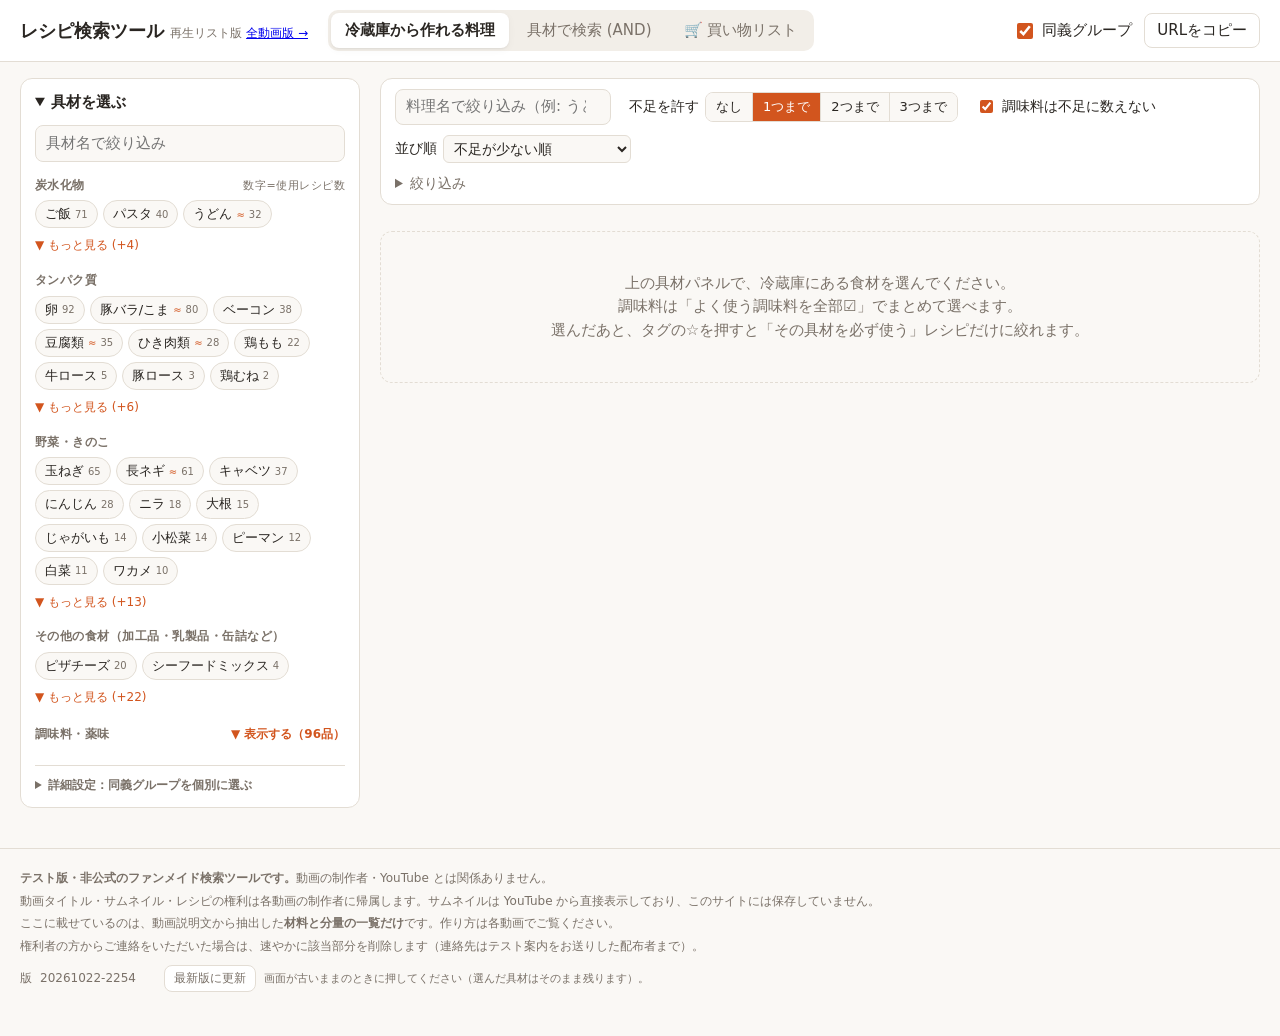
<file: index.html>
<!doctype html>
<html lang="ja">
<head>
<meta charset="utf-8">
<meta name="viewport" content="width=device-width, initial-scale=1">
<meta name="robots" content="noindex, nofollow">
<title>レシピ検索ツール</title>
<link rel="icon" href="data:image/svg+xml,<svg xmlns='http://www.w3.org/2000/svg' viewBox='0 0 100 100'><text y='.9em' font-size='90'>🍳</text></svg>">
<link rel="stylesheet" href="style.css?v=20261022-2254">
</head>
<body>
<header class="topbar">
  <h1>レシピ検索ツール <span class="sub">再生リスト版 <a href="all/">全動画版 →</a></span></h1>
  <nav class="tabs" role="tablist">
    <button role="tab" data-mode="make">冷蔵庫<span class="tl">から作れる料理</span></button>
    <button role="tab" data-mode="search">具材で検索<span class="tl"> (AND)</span></button>
    <button role="tab" data-mode="list">🛒 買い物<span class="tl">リスト</span><span id="list-count"></span></button>
  </nav>
  <div class="topbar-actions">
    <label class="switch" title="ONにすると「胡椒はどれでも可」のように同義グループ内の具材を同一視します">
      <input type="checkbox" id="syn"> <span>同義グループ</span>
    </label>
    <button id="share" class="ghost">URLをコピー</button>
  </div>
</header>

<main class="layout">
  <aside class="panel" id="panel">
    <details open id="panel-details">
      <summary>具材を選ぶ <span id="sel-count" class="count"></span></summary>
      <div class="panel-tools">
        <input type="search" id="ing-filter" placeholder="具材名で絞り込み">
      </div>
      <div id="categories"></div>
      <div id="adv"></div>
    </details>
  </aside>

  <section class="results">
    <div class="controls" id="controls"></div>
    <div class="selected" id="selected"></div>
    <div class="summary" id="summary"></div>
    <nav class="courses" id="courses" aria-label="料理の区分（結果の上で左右にスワイプしても切り替わります）"></nav>
    <div class="cards" id="cards"></div>
  </section>
</main>

<footer class="notice">
  <p><strong>テスト版・非公式のファンメイド検索ツールです。</strong>動画の制作者・YouTube とは関係ありません。</p>
  <p>動画タイトル・サムネイル・レシピの権利は各動画の制作者に帰属します。サムネイルは YouTube から直接表示しており、このサイトには保存していません。</p>
  <p>ここに載せているのは、動画説明文から抽出した<strong>材料と分量の一覧だけ</strong>です。作り方は各動画でご覧ください。</p>
  <p>権利者の方からご連絡をいただいた場合は、速やかに該当部分を削除します（連絡先はテスト案内をお送りした配布者まで）。</p>
  <p class="ver">版 <span id="build"></span>　<button id="refresh" class="ghost small">最新版に更新</button>
    <span class="ver-note">画面が古いままのときに押してください（選んだ具材はそのまま残ります）。</span></p>
</footer>

<div id="toast" class="toast" hidden></div>
<button id="to-top" class="to-top" hidden aria-label="いちばん上へ戻る">↑</button>
<script src="app.js?v=20261022-2254"></script>
</body>
</html>
</file>
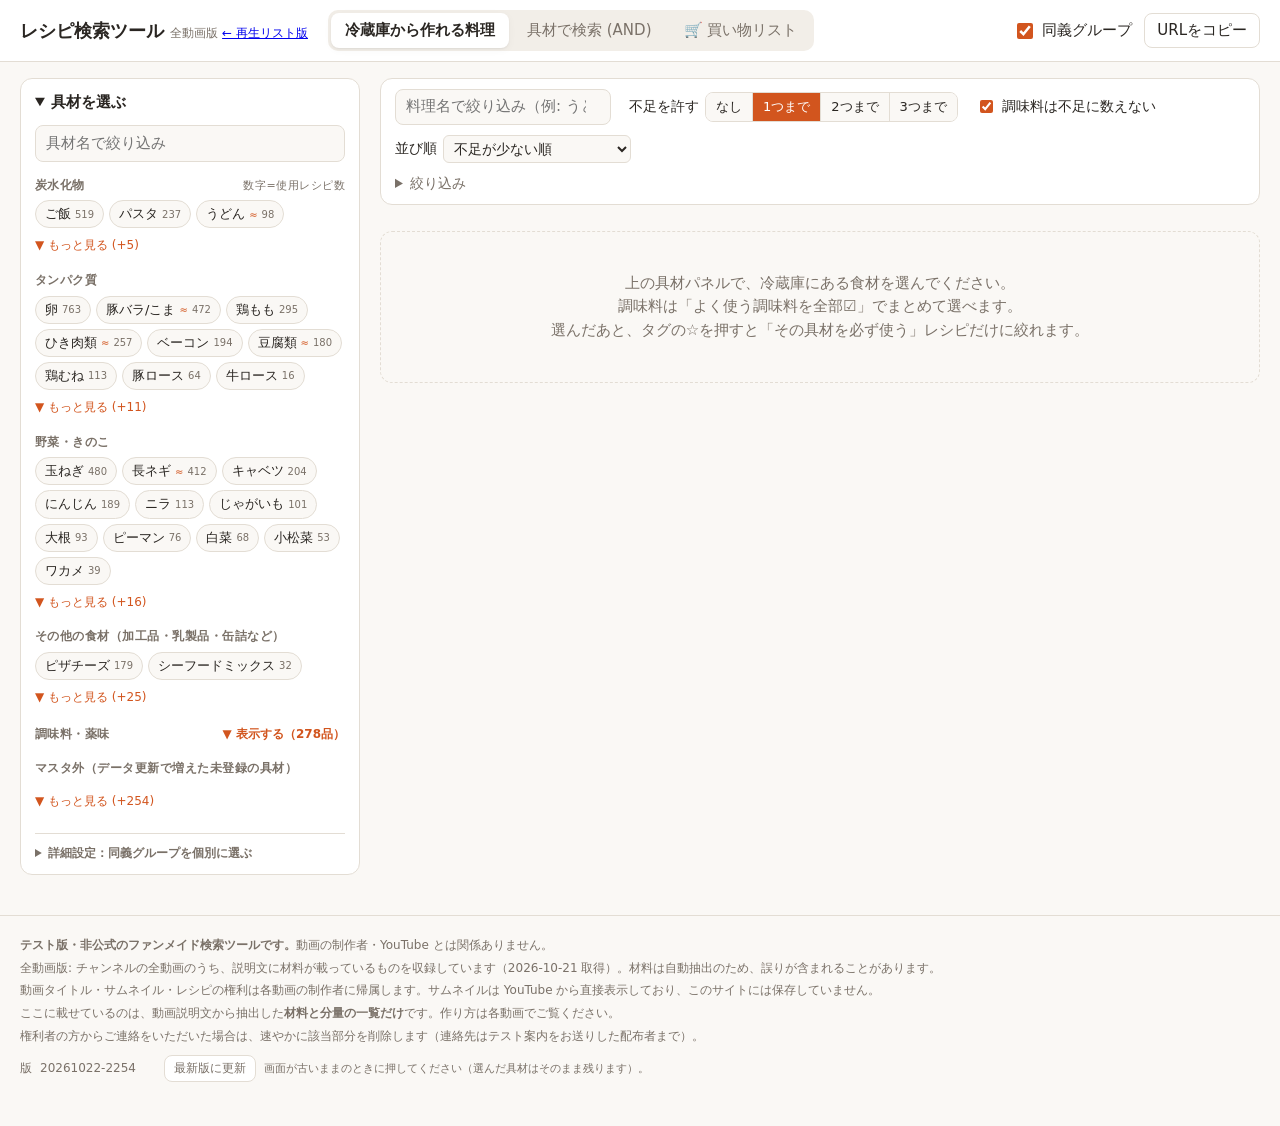
<file: all/index.html>
<!doctype html>
<html lang="ja">
<head>
<meta charset="utf-8">
<meta name="viewport" content="width=device-width, initial-scale=1">
<meta name="robots" content="noindex, nofollow">
<title>レシピ検索ツール 全動画版</title>
<link rel="icon" href="data:image/svg+xml,<svg xmlns='http://www.w3.org/2000/svg' viewBox='0 0 100 100'><text y='.9em' font-size='90'>🍳</text></svg>">
<link rel="stylesheet" href="../style.css?v=20261022-2254">
</head>
<body>
<header class="topbar">
  <h1>レシピ検索ツール <span class="sub">全動画版 <a href="../">← 再生リスト版</a></span></h1>
  <nav class="tabs" role="tablist">
    <button role="tab" data-mode="make">冷蔵庫<span class="tl">から作れる料理</span></button>
    <button role="tab" data-mode="search">具材で検索<span class="tl"> (AND)</span></button>
    <button role="tab" data-mode="list">🛒 買い物<span class="tl">リスト</span><span id="list-count"></span></button>
  </nav>
  <div class="topbar-actions">
    <label class="switch" title="ONにすると「胡椒はどれでも可」のように同義グループ内の具材を同一視します">
      <input type="checkbox" id="syn"> <span>同義グループ</span>
    </label>
    <button id="share" class="ghost">URLをコピー</button>
  </div>
</header>

<main class="layout">
  <aside class="panel" id="panel">
    <details open id="panel-details">
      <summary>具材を選ぶ <span id="sel-count" class="count"></span></summary>
      <div class="panel-tools">
        <input type="search" id="ing-filter" placeholder="具材名で絞り込み">
      </div>
      <div id="categories"></div>
      <div id="adv"></div>
    </details>
  </aside>

  <section class="results">
    <div class="controls" id="controls"></div>
    <div class="selected" id="selected"></div>
    <div class="summary" id="summary"></div>
    <nav class="courses" id="courses" aria-label="料理の区分（結果の上で左右にスワイプしても切り替わります）"></nav>
    <div class="cards" id="cards"></div>
  </section>
</main>

<footer class="notice">
  <p><strong>テスト版・非公式のファンメイド検索ツールです。</strong>動画の制作者・YouTube とは関係ありません。</p>
  <p>全動画版: チャンネルの全動画のうち、説明文に材料が載っているものを収録しています（2026-10-21 取得）。材料は自動抽出のため、誤りが含まれることがあります。</p>
  <p>動画タイトル・サムネイル・レシピの権利は各動画の制作者に帰属します。サムネイルは YouTube から直接表示しており、このサイトには保存していません。</p>
  <p>ここに載せているのは、動画説明文から抽出した<strong>材料と分量の一覧だけ</strong>です。作り方は各動画でご覧ください。</p>
  <p>権利者の方からご連絡をいただいた場合は、速やかに該当部分を削除します（連絡先はテスト案内をお送りした配布者まで）。</p>
  <p class="ver">版 <span id="build"></span>　<button id="refresh" class="ghost small">最新版に更新</button>
    <span class="ver-note">画面が古いままのときに押してください（選んだ具材はそのまま残ります）。</span></p>
</footer>

<div id="toast" class="toast" hidden></div>
<button id="to-top" class="to-top" hidden aria-label="いちばん上へ戻る">↑</button>
<script>
  // 全動画版の設定（app.js の SITE を上書き）
  window.SITE = { data: '../data-all/', key: '-all', hideEmpty: true, shorts: true, pageSize: 60 };
</script>
<script src="../app.js?v=20261022-2254"></script>
</body>
</html>
</file>
<file: style.css>
:root {
  --bg: #faf8f5;
  --surface: #ffffff;
  --surface-2: #f2eee8;
  --text: #2a2622;
  --muted: #7a7168;
  --border: #e3ddd4;
  --accent: #d2551e;
  --accent-soft: #fbe7dc;
  --ok: #2f7d4f;
  --ok-soft: #e1f2e7;
  --warn: #b0431b;
  --warn-soft: #fbe3da;
  --neutral-soft: #ece8e2;
  --shadow: 0 1px 2px rgb(0 0 0 / .06), 0 2px 8px rgb(0 0 0 / .04);
  color-scheme: light;
}
@media (prefers-color-scheme: dark) {
  :root {
    --bg: #1a1816;
    --surface: #24211e;
    --surface-2: #2e2a26;
    --text: #ece6de;
    --muted: #a39a90;
    --border: #3b3632;
    --accent: #f07a45;
    --accent-soft: #4a2c1e;
    --ok: #6fcf94;
    --ok-soft: #1f3a2a;
    --warn: #f59a78;
    --warn-soft: #4a2a20;
    --neutral-soft: #34302b;
    --shadow: none;
    color-scheme: dark;
  }
}

* { box-sizing: border-box; }
body {
  margin: 0;
  background: var(--bg);
  color: var(--text);
  font-family: system-ui, -apple-system, "Hiragino Sans", "Noto Sans JP", "Yu Gothic UI", sans-serif;
  font-size: 15px;
  line-height: 1.55;
}
button, input { font: inherit; color: inherit; }
button { cursor: pointer; }

/* ---------- top bar ---------- */
.topbar {
  position: sticky; top: 0; z-index: 10;
  display: flex; flex-wrap: wrap; align-items: center; gap: 8px 20px;
  padding: 10px 20px;
  background: var(--surface);
  border-bottom: 1px solid var(--border);
}
.topbar h1 { font-size: 18px; margin: 0; white-space: nowrap; }
.topbar .sub { font-size: 12px; color: var(--muted); font-weight: normal; }
.tabs { display: flex; gap: 4px; background: var(--surface-2); padding: 3px; border-radius: 10px; }
.tabs button {
  border: 0; background: transparent; padding: 6px 14px; border-radius: 8px; color: var(--muted);
}
.tabs button[aria-selected="true"] { background: var(--surface); color: var(--text); font-weight: 600; box-shadow: var(--shadow); }
.topbar-actions { margin-left: auto; display: flex; align-items: center; gap: 12px; }

.switch { display: inline-flex; align-items: center; gap: 6px; cursor: pointer; user-select: none; }
.switch input { accent-color: var(--accent); width: 16px; height: 16px; }

.ghost {
  border: 1px solid var(--border); background: var(--surface); border-radius: 8px; padding: 5px 12px;
}
.ghost:hover { background: var(--surface-2); }
.small { font-size: 12px; padding: 3px 9px; }

/* ---------- layout ---------- */
.layout {
  display: grid;
  grid-template-columns: 340px minmax(0, 1fr);
  gap: 20px;
  padding: 16px 20px 40px;
  max-width: 1400px; margin: 0 auto;
}
.panel {
  position: sticky; top: 64px; align-self: start;
  max-height: calc(100vh - 80px); overflow: auto;
  background: var(--surface); border: 1px solid var(--border); border-radius: 12px;
  padding: 12px 14px;
}
.panel summary { font-weight: 600; cursor: pointer; }
.count { color: var(--accent); font-weight: 600; }
.panel-tools { margin: 10px 0 4px; display: grid; gap: 8px; }
.panel-tools input {
  width: 100%; padding: 6px 10px; border: 1px solid var(--border); border-radius: 8px; background: var(--bg);
}
.panel-buttons { display: flex; gap: 6px; flex-wrap: wrap; }

.cat { margin-top: 14px; }
.cat h3 {
  font-size: 12px; letter-spacing: .04em; color: var(--muted); margin: 0 0 6px;
  display: flex; justify-content: space-between; align-items: baseline; gap: 10px;
}
.cat h3 .more { margin-top: 0; }
.cat .note { font-weight: normal; font-size: 11px; }
.chips { display: flex; flex-wrap: wrap; gap: 5px; }
.chip {
  display: inline-flex; align-items: center; gap: 4px;
  padding: 3px 9px; border-radius: 999px;
  border: 1px solid var(--border); background: var(--bg);
  font-size: 13px; cursor: pointer; user-select: none;
}
.chip input { display: none; }
.chip .n { font-size: 10px; color: var(--muted); }
.chip .g { font-size: 10px; color: var(--accent); }
.chip.on { background: var(--accent); border-color: var(--accent); color: #fff; }
.chip.on .n, .chip.on .g { color: rgb(255 255 255 / .8); }
.chip.dim { opacity: .4; }
.chip.r2 { font-size: 12.5px; }
.chip.r3 { font-size: 12px; }
.more {
  margin-top: 6px; border: 0; background: none; color: var(--accent); font-size: 12px; padding: 2px 0;
}
.more + .more { margin-left: 12px; }
.more-cards {
  grid-column: 1 / -1; margin: 8px auto 16px; padding: 10px 24px; border: 1px solid var(--border);
  border-radius: 999px; background: var(--card, transparent); color: var(--accent); font-size: 14px; cursor: pointer;
}

.adv { margin-top: 20px; border-top: 1px solid var(--border); padding-top: 10px; }
.adv > summary { font-size: 12px; color: var(--muted); cursor: pointer; }
.adv-note { font-size: 11px; color: var(--muted); margin: 8px 0; }
.adv-row {
  display: grid; grid-template-columns: auto minmax(0, 1fr); gap: 6px; align-items: baseline;
  font-size: 12px; padding: 3px 0; cursor: pointer;
}
.adv-row.dim { opacity: .5; }
.adv-row input { accent-color: var(--accent); }
.adv-mem { color: var(--muted); font-size: 11px; }
.adv-n { color: var(--muted); font-size: 10px; white-space: nowrap; margin-left: 2px; }
.adv .panel-buttons { margin-top: 8px; }

/* ---------- results ---------- */
.results { min-width: 0; }
.controls {
  display: flex; flex-wrap: wrap; gap: 10px 18px; align-items: center;
  background: var(--surface); border: 1px solid var(--border); border-radius: 12px;
  padding: 10px 14px;
}
.controls label, .controls .ctl { display: inline-flex; align-items: center; gap: 6px; font-size: 14px; }
.controls #clear { margin-left: auto; }
.controls input[type="search"] {
  padding: 5px 10px; border: 1px solid var(--border); border-radius: 8px; background: var(--bg); min-width: 200px;
}
.controls select { font: inherit; padding: 4px 6px; border-radius: 6px; border: 1px solid var(--border); background: var(--bg); color: var(--text); }
.controls input[type="checkbox"], .controls input[type="radio"] { accent-color: var(--accent); }
.seg { display: inline-flex; border: 1px solid var(--border); border-radius: 8px; overflow: hidden; }
.seg button { border: 0; background: var(--bg); padding: 4px 10px; font-size: 13px; }
.seg button + button { border-left: 1px solid var(--border); }
.seg button.on { background: var(--accent); color: #fff; }

.selected { display: flex; flex-wrap: wrap; gap: 6px; margin: 12px 0 0; min-height: 0; }
.selected .tag {
  display: inline-flex; align-items: center; gap: 4px;
  background: var(--accent-soft); color: var(--text);
  border-radius: 999px; padding: 2px 4px 2px 10px; font-size: 13px;
}
.selected .tag button {
  border: 0; background: none; width: 20px; height: 20px; border-radius: 50%; line-height: 1; color: var(--muted);
}
.selected .tag button:hover { background: rgb(0 0 0 / .08); }
.selected .tag { padding-left: 4px; }
.tag-more {
  border: 1px dashed var(--border); background: var(--bg); color: var(--muted);
  border-radius: 999px; padding: 2px 10px; font-size: 13px;
}
.tag-more:hover { background: var(--surface-2); }
.selected .tag .star { width: 22px; font-size: 13px; color: var(--muted); }
.selected .tag.must { background: var(--accent); color: #fff; }
.selected .tag.must .star, .selected .tag.must button { color: #fff; }
.selected .tag.must button:hover, .selected .tag.must .star:hover { background: rgb(255 255 255 / .2); }

.summary { margin: 14px 2px 10px; font-size: 14px; color: var(--muted); }
.summary strong { color: var(--text); font-size: 18px; }
.summary .bucket { margin-right: 14px; white-space: nowrap; }
.summary .bk {
  border: 0; background: none; font: inherit; padding: 2px 0; margin-right: 14px;
  color: var(--muted); opacity: .55;
}
.summary .bk.on { color: var(--text); opacity: 1; }
.summary .bk:hover { opacity: 1; }
.empty {
  padding: 40px 20px; text-align: center; color: var(--muted);
  border: 1px dashed var(--border); border-radius: 12px;
}

.cards { display: grid; gap: 10px; }
.card {
  display: grid; grid-template-columns: 168px minmax(0, 1fr); gap: 14px;
  background: var(--surface); border: 1px solid var(--border); border-radius: 12px;
  padding: 10px; box-shadow: var(--shadow);
}
.thumb { position: relative; display: block; }
.thumb img {
  width: 168px; aspect-ratio: 16 / 9; object-fit: cover; border-radius: 8px; background: var(--surface-2); display: block;
}
.card h2 { font-size: 15px; margin: 0 0 4px; line-height: 1.4; overflow-wrap: anywhere; }
.card h2 a { color: inherit; text-decoration: none; }
.card h2 a:hover { text-decoration: underline; }
.meta { font-size: 12px; color: var(--muted); display: flex; gap: 10px; flex-wrap: wrap; }
.status { margin: 6px 0; font-size: 14px; font-weight: 600; }
.status.ok { color: var(--ok); }
.status.miss { color: var(--warn); }
.status .amt { font-weight: normal; }

.ings { display: flex; flex-wrap: wrap; gap: 4px; margin-top: 4px; }
.ing {
  font-size: 12px; padding: 1px 8px; border-radius: 6px; background: var(--neutral-soft); max-width: 100%;
}
.ing.have { background: var(--ok-soft); }
.ing.miss { background: var(--warn-soft); color: var(--warn); font-weight: 600; }
.ing.hit { background: var(--accent); color: #fff; }
.ing .a { color: var(--muted); margin-left: 3px; }
.ing.hit .a { color: rgb(255 255 255 / .8); }

.card details { margin-top: 6px; font-size: 13px; }
.card summary { cursor: pointer; color: var(--muted); }
.full { width: 100%; border-collapse: collapse; margin-top: 6px; }
.full td { padding: 3px 6px; border-bottom: 1px solid var(--border); }
.full td:nth-child(2) { color: var(--muted); white-space: nowrap; }
.full td:last-child { text-align: right; white-space: nowrap; font-size: 12px; }
.full tr.sub td { color: var(--muted); font-size: 12px; padding-top: 8px; border-bottom: 0; }
.full tr.miss td { color: var(--warn); font-weight: 600; }
.badge { font-size: 11px; padding: 0 6px; border-radius: 4px; background: var(--surface-2); color: var(--muted); }

/* ---------- 区分（主食・主菜…）。一覧をスクロールしても上に残す ---------- */
.courses {
  position: sticky; top: var(--topbar-h, 56px); z-index: 5;
  display: flex; gap: 6px; overflow-x: auto; scrollbar-width: none;
  margin: 0 -2px 10px; padding: 6px 2px; background: var(--bg);
}
.courses::-webkit-scrollbar { display: none; }
.courses:empty { display: none; }
.courses button {
  flex: none; border: 1px solid var(--border); background: var(--surface); color: var(--text);
  border-radius: 999px; padding: 6px 14px; font: inherit; font-size: 14px; cursor: pointer;
}
.courses button .n { margin-left: 6px; font-size: 12px; color: var(--muted); }
.courses button.on { background: var(--accent); border-color: var(--accent); color: #fff; font-weight: 600; }
.courses button.on .n { color: #fff; opacity: .85; }
.courses button.zero { opacity: .45; }
.course-tag { background: var(--surface-2); border-radius: 4px; padding: 0 6px; color: var(--text); }
.cards.slide-l { animation: slide-l .22s ease-out; }
.cards.slide-r { animation: slide-r .22s ease-out; }
@keyframes slide-l { from { transform: translateX(40px); opacity: .3; } }
@keyframes slide-r { from { transform: translateX(-40px); opacity: .3; } }
@media (prefers-reduced-motion: reduce) { .cards.slide-l, .cards.slide-r { animation: none; } }

/* ---------- 絞り込み・お気に入り・見た ---------- */
.filters { flex-basis: 100%; }
.filters summary { cursor: pointer; color: var(--muted); font-size: 14px; }
.filters-body { display: flex; flex-wrap: wrap; gap: 6px 16px; padding: 8px 2px 2px; font-size: 14px; }
.filters-body select { max-width: 11em; }
.fav {
  border: 1px solid var(--border); background: var(--surface); color: var(--muted); border-radius: 8px;
  padding: 4px 12px; font-size: 18px; line-height: 1.2; cursor: pointer;
}
.fav.on { color: #e0a100; border-color: #e0a100; }
.meta .seen { background: var(--neutral-soft); color: var(--muted); border-radius: 4px; padding: 0 6px; }
.to-top {
  position: fixed; right: 16px; bottom: 20px; z-index: 20; width: 44px; height: 44px; border-radius: 50%;
  border: 1px solid var(--border); background: var(--surface); color: var(--text); font-size: 20px;
  box-shadow: var(--shadow); cursor: pointer;
}
.to-top[hidden] { display: none; }

.toast {
  position: fixed; bottom: 20px; left: 50%; transform: translateX(-50%);
  background: var(--text); color: var(--bg); padding: 8px 16px; border-radius: 8px; font-size: 14px;
}

.yt {
  display: inline-block; margin-top: 8px; font-size: 13px; font-weight: 600;
  color: var(--accent); text-decoration: none; border: 1px solid var(--accent); border-radius: 8px; padding: 3px 10px;
}
.yt:hover { background: var(--accent-soft); }

.notice {
  max-width: 1400px; margin: 0 auto; padding: 16px 20px 40px;
  font-size: 12px; color: var(--muted); border-top: 1px solid var(--border);
}
.notice p { margin: 4px 0; }
.notice .ver { margin-top: 10px; display: flex; align-items: center; gap: 8px; flex-wrap: wrap; }
.notice .ver-note { font-size: 11px; }

/* ---------- 買い物リスト ---------- */
.card-actions { display: flex; gap: 8px; flex-wrap: wrap; align-items: center; margin-top: 8px; }
.card-actions .yt { margin-top: 0; }
.addlist {
  font-size: 13px; font-weight: 600; border-radius: 8px; padding: 3px 10px; cursor: pointer;
  border: 1px solid var(--border); background: var(--surface); color: var(--text);
}
.addlist.on { background: var(--ok-soft); border-color: var(--ok); color: var(--ok); }
body[data-mode="list"] .layout { grid-template-columns: minmax(0, 1fr); max-width: 960px; }
body[data-mode="list"] #panel,
body[data-mode="list"] #controls,
body[data-mode="list"] #courses,
body[data-mode="list"] #selected { display: none; }
.shop { display: grid; grid-template-columns: minmax(0, 3fr) minmax(0, 2fr); gap: 16px; align-items: start; }
.shop-box {
  background: var(--surface); border: 1px solid var(--border); border-radius: 12px; padding: 12px 16px; box-shadow: var(--shadow);
}
.shop-box h3 { margin: 0 0 4px; font-size: 16px; }
.shop-note { font-size: 12px; color: var(--muted); margin: 0 0 8px; }
.shop-list { list-style: none; margin: 0; padding: 0; }
.shop-list li { border-bottom: 1px solid var(--border); padding: 6px 0; }
.shop-list li:last-child { border-bottom: 0; }
.shop-list label { display: flex; align-items: baseline; gap: 8px; cursor: pointer; }
.shop-list input { accent-color: var(--accent); width: 18px; height: 18px; flex: none; align-self: center; }
.shop-list .nm { flex: 1; font-weight: 600; overflow-wrap: anywhere; }
.shop-list .nm .badge { margin-left: 6px; font-weight: normal; }
.shop-list .amt { white-space: nowrap; font-variant-numeric: tabular-nums; }
.shop-list li:not(.on) .nm, .shop-list li:not(.on) .amt { color: var(--muted); font-weight: normal; }
.shop-list .from { font-size: 11px; color: var(--muted); margin: 2px 0 0 26px; overflow-wrap: anywhere; }
.shop-sub { margin-top: 8px; }
.shop-sub > summary { cursor: pointer; font-size: 13px; color: var(--muted); padding: 4px 0; }
.shop-buttons { display: flex; gap: 8px; align-items: center; flex-wrap: wrap; margin-top: 12px; }
.primary {
  border: 0; border-radius: 8px; padding: 8px 16px; font-size: 14px; font-weight: 600;
  background: var(--accent); color: #fff; cursor: pointer;
}
.primary:disabled { opacity: .4; cursor: default; }
.shop-recipes { list-style: none; margin: 0; padding: 0; display: grid; gap: 8px; }
.shop-recipes li { display: grid; grid-template-columns: 80px minmax(0, 1fr) auto; gap: 8px; align-items: center; }
.shop-recipes img { width: 80px; aspect-ratio: 16 / 9; object-fit: cover; border-radius: 6px; display: block; }
.shop-recipes .t { font-size: 13px; color: inherit; text-decoration: none; line-height: 1.35; overflow-wrap: anywhere; }

/* ---------- mobile ---------- */
@media (max-width: 820px) {
  .topbar { padding: 8px 16px; }
  .topbar-actions { margin-left: 0; }
  .layout { grid-template-columns: minmax(0, 1fr); padding: 12px 16px 40px; gap: 12px; }
  .panel { position: static; max-height: none; }
  .card { grid-template-columns: 112px minmax(0, 1fr); gap: 10px; }
  .shop { grid-template-columns: minmax(0, 1fr); }
  .tabs button { padding: 6px 10px; white-space: nowrap; }
  .tabs .tl { display: none; }
  .card-actions { gap: 6px; flex-wrap: nowrap; }
  .card-actions .tl { display: none; }   /* ☆まで1行に収める */
  .card-actions > * { white-space: nowrap; }   /* 3タブを1行に収めるため、スマホでは短い名前にする */
  .thumb img { width: 112px; }
  .controls input[type="search"] { min-width: 0; width: 100%; }
  .notice { padding: 16px; }
  .seg button { padding: 4px 8px; }
  .card h2 { font-size: 14px; }
}
</file>
